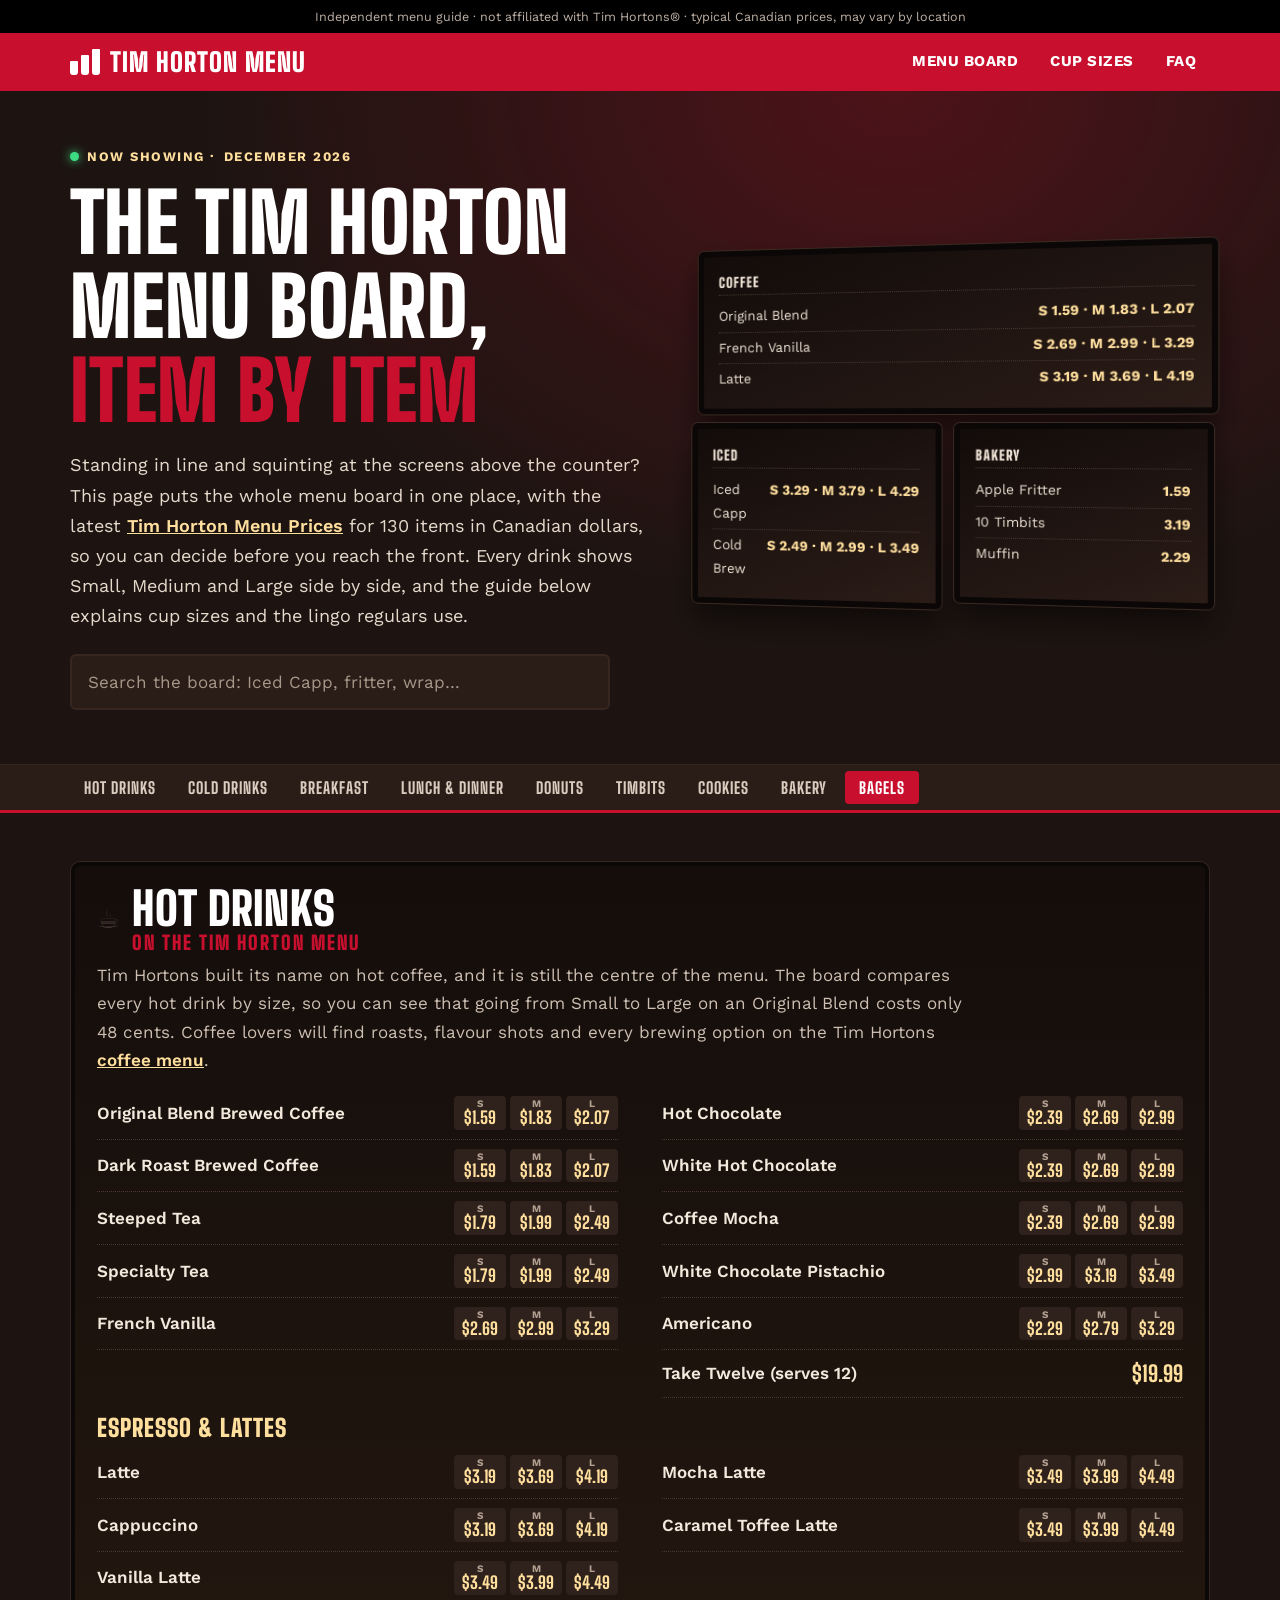
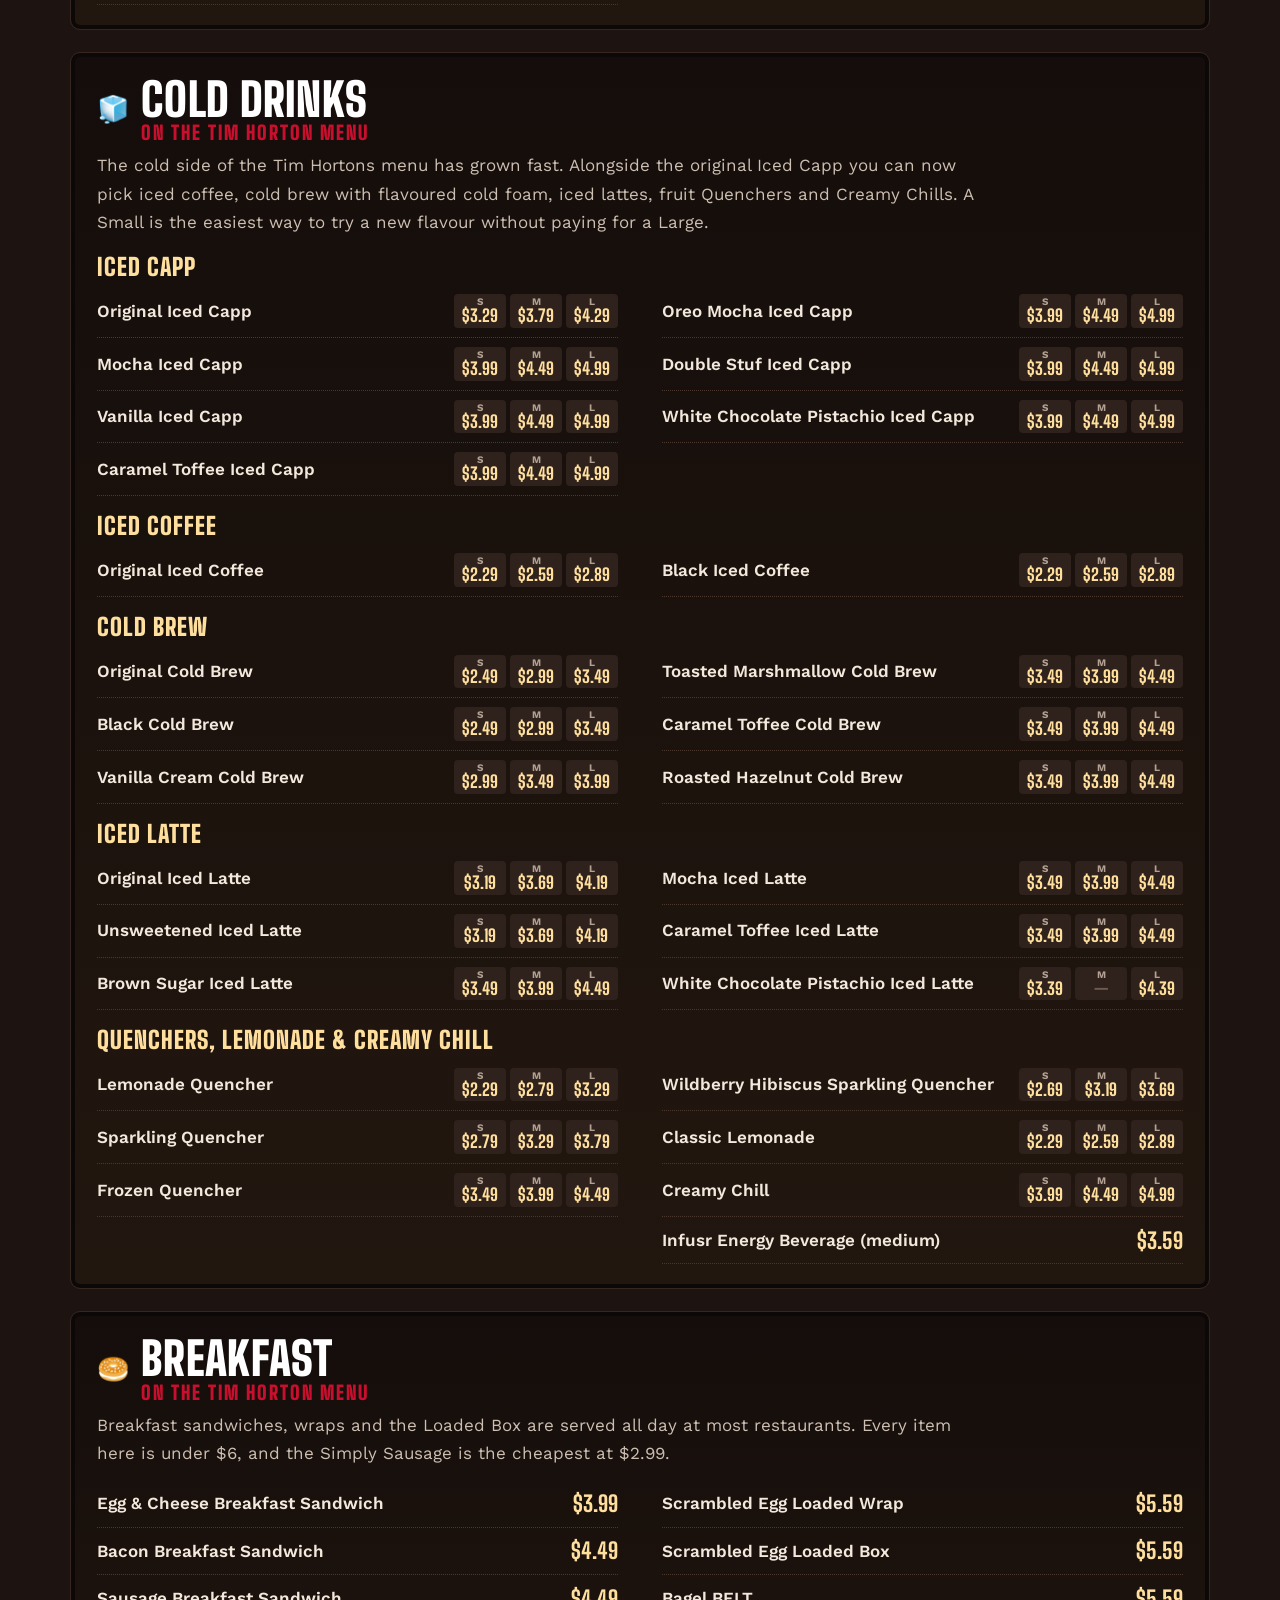
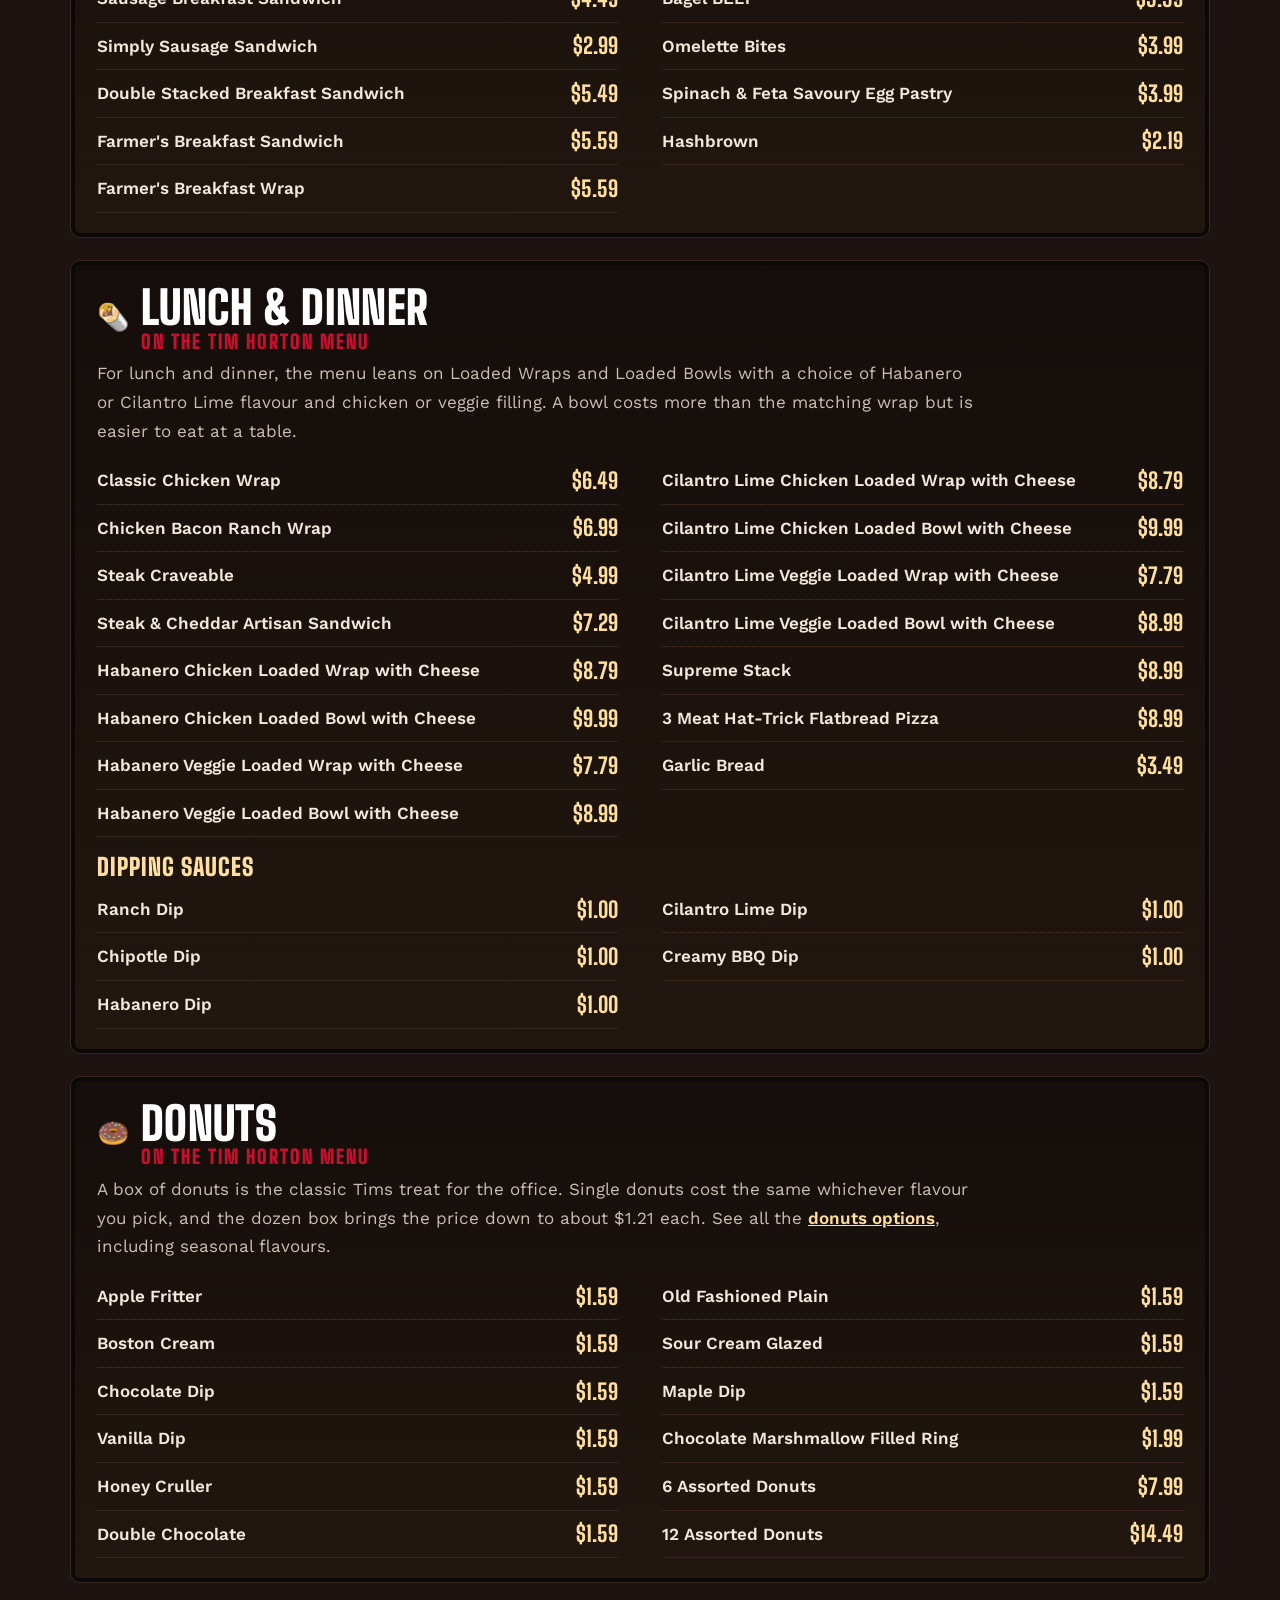
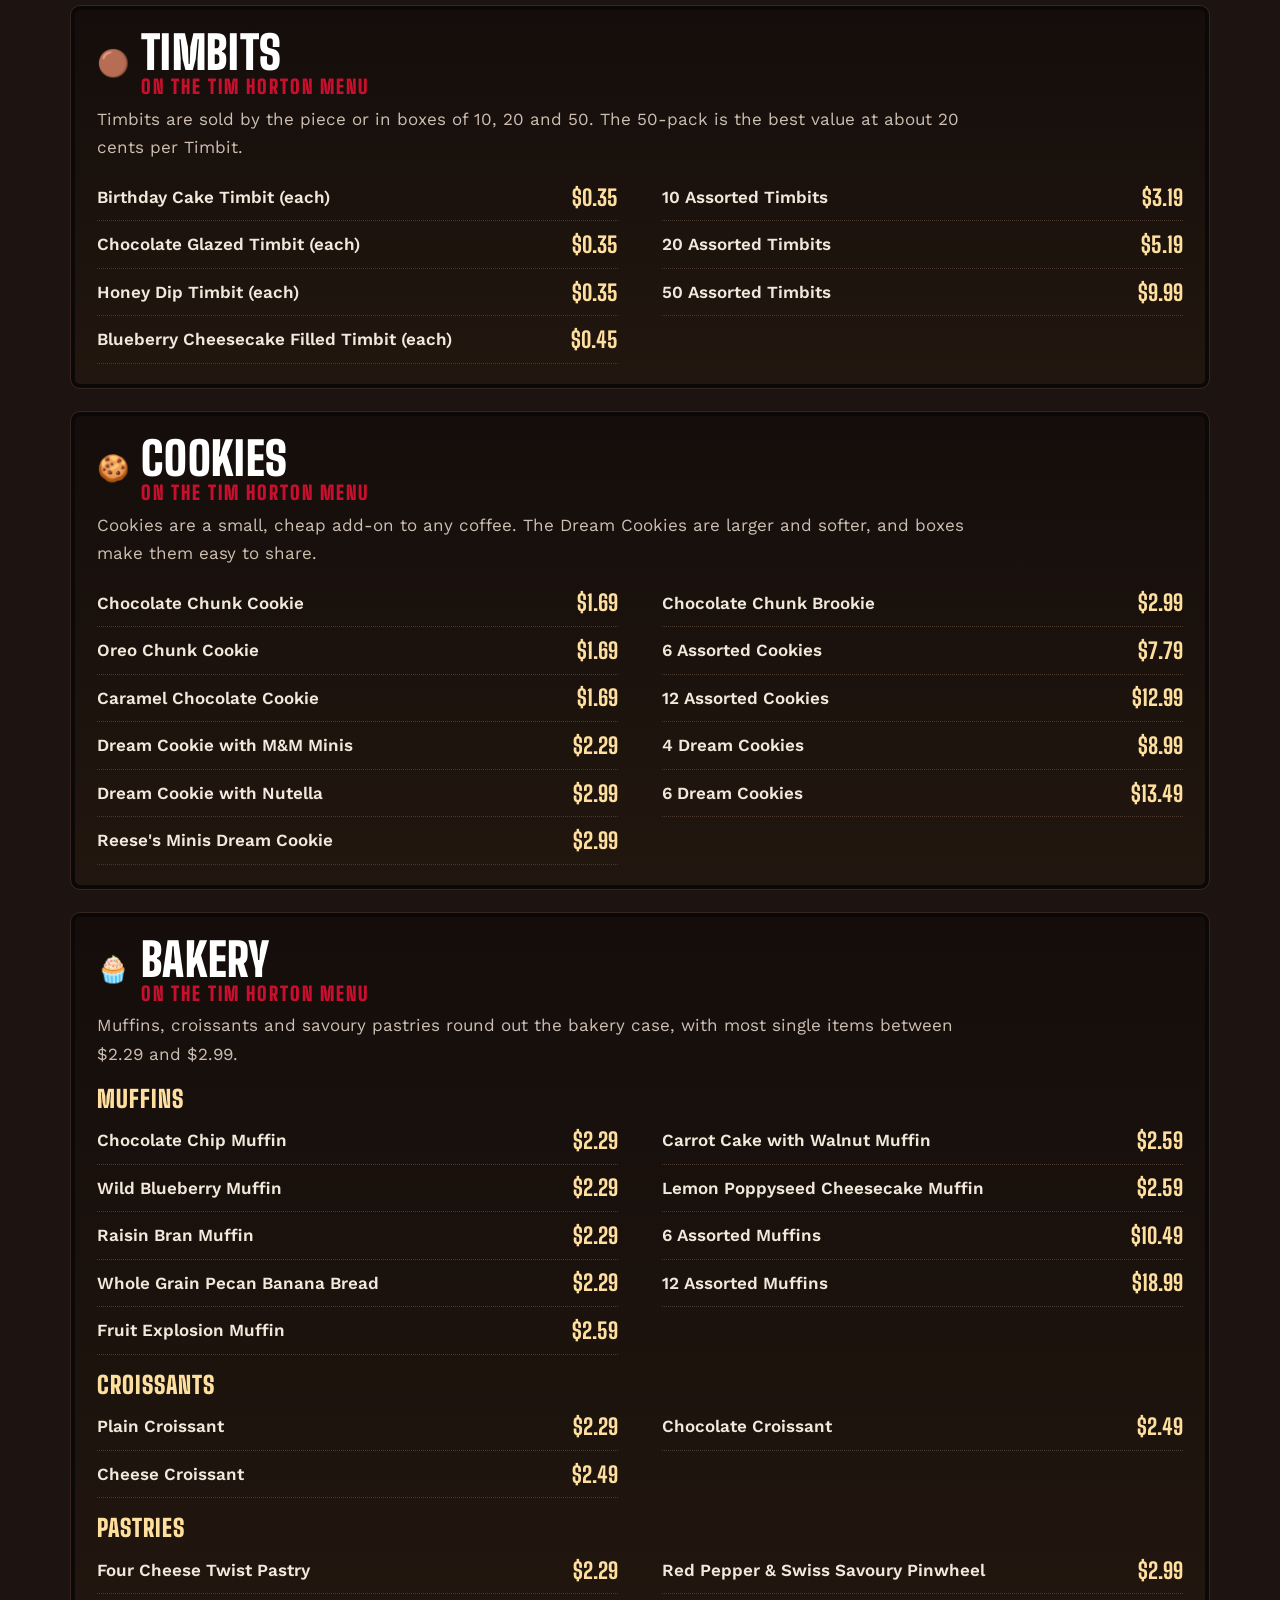
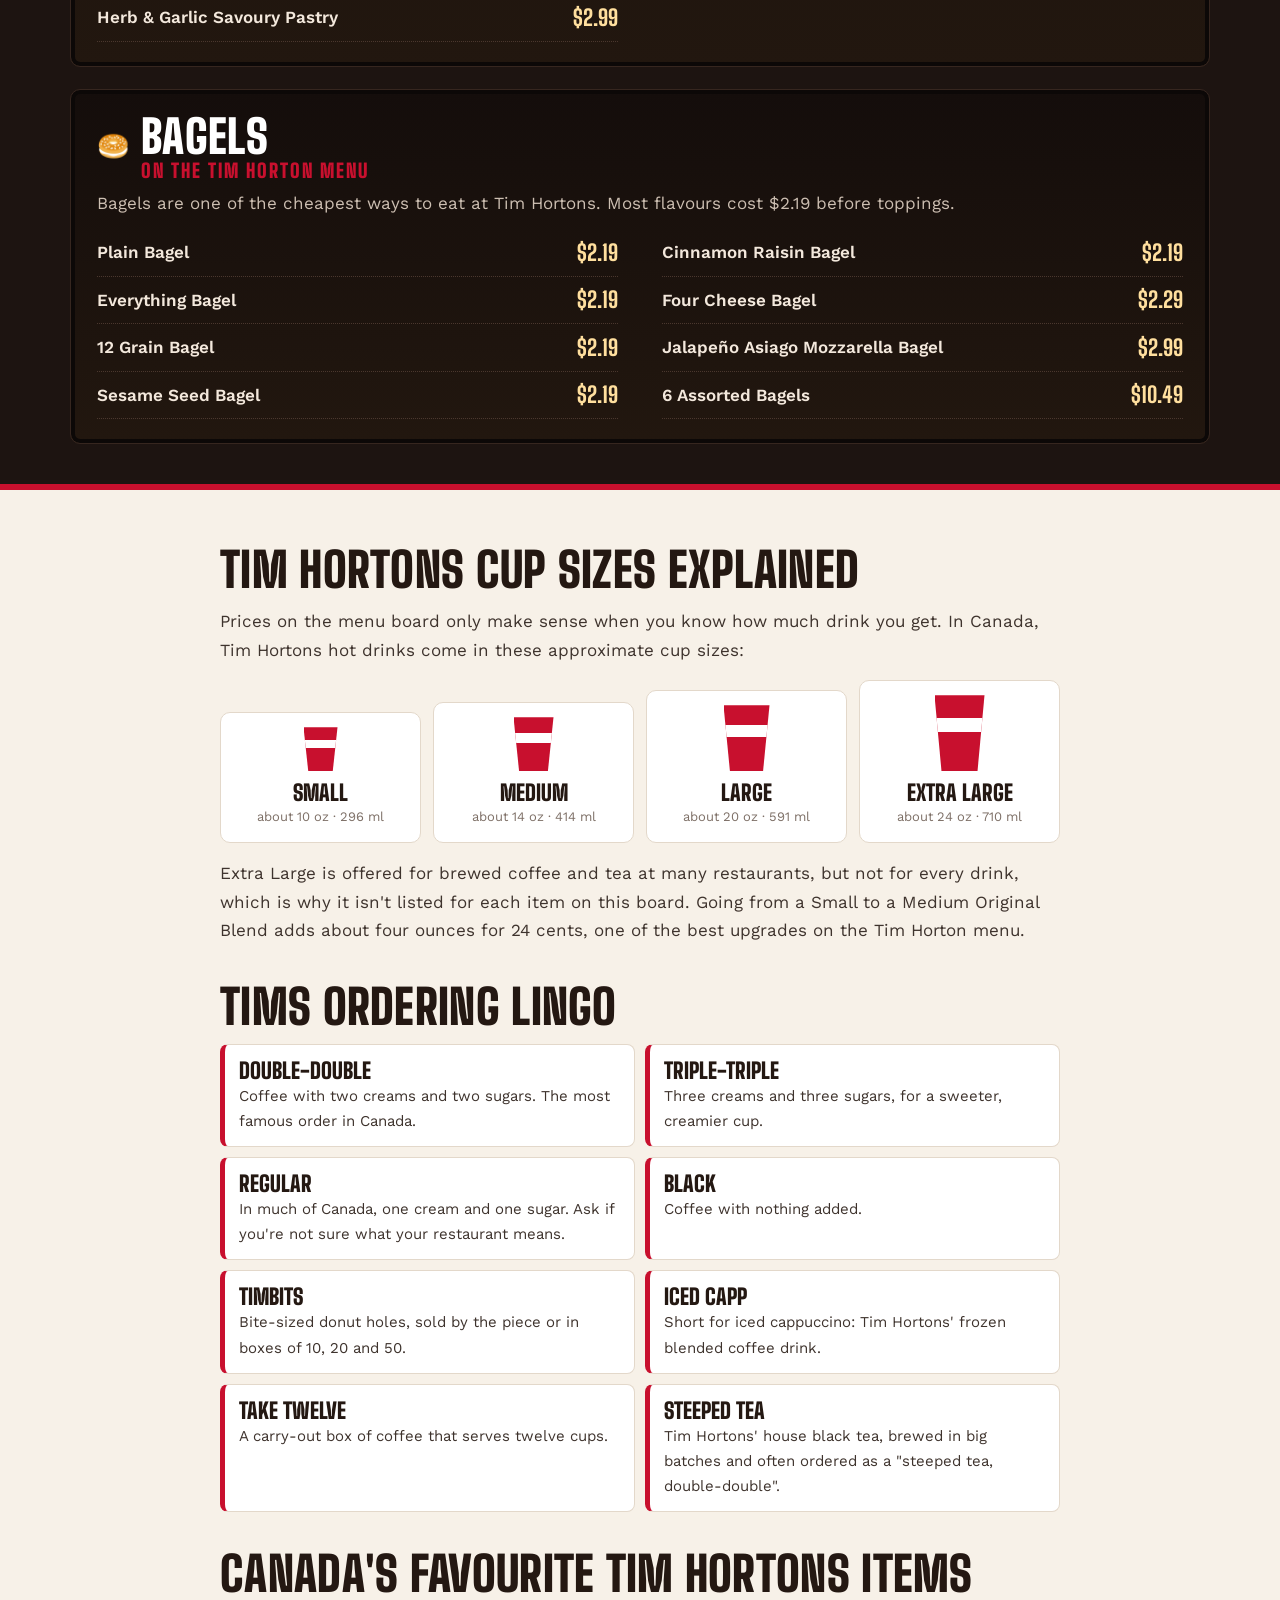
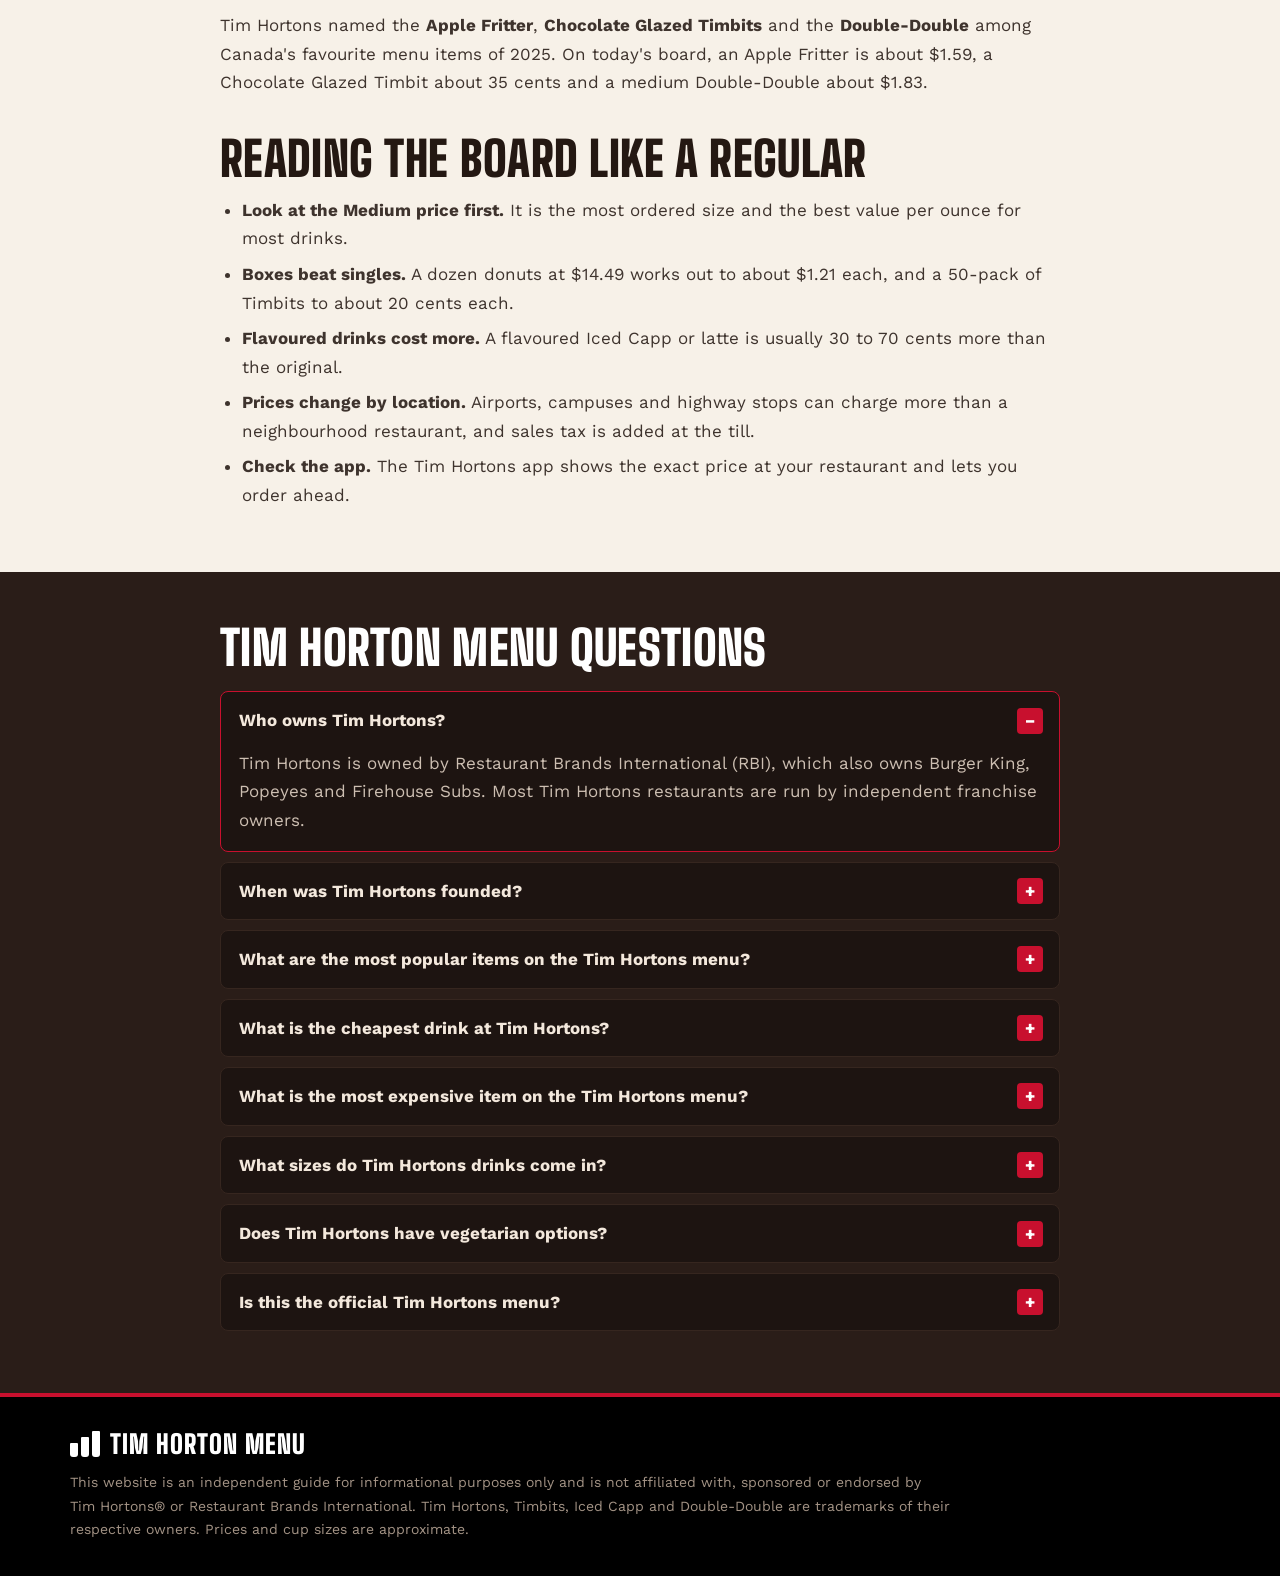
<file: index.html>
<!DOCTYPE html>
<html lang="en-CA">
<head>
 <meta name="google-site-verification" content="WihGPVTVP-4rFIEtFRA2_WfUp7gYxPAtHG7yrVUdxRU" />
<meta charset="UTF-8">
<meta name="viewport" content="width=device-width, initial-scale=1">
<title>Tim Horton Menu Board 2026: Every Item, Size and Price (November 2026)</title>
<meta name="description" content="Read the Tim Horton menu board like a regular: every drink with Small, Medium and Large prices, breakfast, lunch, donuts, Timbits and bakery items in Canadian dollars, plus cup sizes in ounces and Tims ordering lingo.">
<meta name="robots" content="index, follow">
<meta property="og:title" content="Tim Horton Menu Board 2026: Every Item, Size and Price">
<meta property="og:description" content="The full Tim Horton menu board with typical Canadian prices, cup sizes and ordering lingo.">
<meta property="og:type" content="website">
<meta property="og:locale" content="en_CA">
<link rel="preconnect" href="https://fonts.googleapis.com">
<link rel="preconnect" href="https://fonts.gstatic.com" crossorigin>
<link href="https://fonts.googleapis.com/css2?family=Big+Shoulders+Display:wght@700;800;900&family=Work+Sans:wght@400;500;600;700&display=swap" rel="stylesheet">
<link rel="stylesheet" href="style.css">
<script type="application/ld+json">
{
 "@context": "https://schema.org",
 "@type": "FAQPage",
 "mainEntity": [
  {
   "@type": "Question",
   "name": "Who owns Tim Hortons?",
   "acceptedAnswer": {
    "@type": "Answer",
    "text": "Tim Hortons is owned by Restaurant Brands International (RBI), which also owns Burger King, Popeyes and Firehouse Subs. Most Tim Hortons restaurants are run by independent franchise owners."
   }
  },
  {
   "@type": "Question",
   "name": "When was Tim Hortons founded?",
   "acceptedAnswer": {
    "@type": "Answer",
    "text": "Tim Hortons was founded in 1964 in Hamilton, Ontario, by hockey player Tim Horton and Jim Charade, and later grew with business partner Ron Joyce."
   }
  },
  {
   "@type": "Question",
   "name": "What are the most popular items on the Tim Hortons menu?",
   "acceptedAnswer": {
    "@type": "Answer",
    "text": "Tim Hortons named the Apple Fritter, Chocolate Glazed Timbits and the Double-Double among Canada's favourite menu items of 2025. Iced Capps and breakfast sandwiches are also top sellers."
   }
  },
  {
   "@type": "Question",
   "name": "What is the cheapest drink at Tim Hortons?",
   "acceptedAnswer": {
    "@type": "Answer",
    "text": "A Small Original Blend or Dark Roast coffee is the cheapest drink at about $1.59. A Small Steeped Tea is about $1.79."
   }
  },
  {
   "@type": "Question",
   "name": "What is the most expensive item on the Tim Hortons menu?",
   "acceptedAnswer": {
    "@type": "Answer",
    "text": "Among single items, Loaded Bowls are the priciest at about $9.99. For groups, the Take Twelve coffee box costs about $19.99 and a dozen muffins about $18.99."
   }
  },
  {
   "@type": "Question",
   "name": "What sizes do Tim Hortons drinks come in?",
   "acceptedAnswer": {
    "@type": "Answer",
    "text": "Most hot and cold drinks come in Small, Medium and Large. A few items, such as some energy drinks and seasonal flavours, come in only one or two sizes."
   }
  },
  {
   "@type": "Question",
   "name": "Does Tim Hortons have vegetarian options?",
   "acceptedAnswer": {
    "@type": "Answer",
    "text": "Yes. Veggie Loaded Wraps and Bowls, bagels with cream cheese, muffins, donuts, Timbits and many drinks have no meat. Check the Tim Hortons app for full ingredient details."
   }
  },
  {
   "@type": "Question",
   "name": "Is this the official Tim Hortons menu?",
   "acceptedAnswer": {
    "@type": "Answer",
    "text": "No. This is an independent fan guide with typical Canadian prices. For official prices and nutrition, use the Tim Hortons app or website."
   }
  }
 ]
}
</script>
</head>
<body>

<div class="notice">Independent menu guide · not affiliated with Tim Hortons® · typical Canadian prices, may vary by location</div>

<header class="top">
  <div class="wrap top-in">
    <a href="#" class="brand"><span class="b-ic" aria-hidden="true"><i></i><i></i><i></i></span><span class="b-txt">Tim Horton Menu</span></a>
    <button class="hamb" aria-label="Open menu" aria-expanded="false"><span></span><span></span><span></span></button>
    <nav class="nav" aria-label="Main">
      <a href="#board">Menu Board</a>
      <a href="#sizes">Cup Sizes</a>
      <a href="#faq">FAQ</a>
    </nav>
  </div>
</header>

<main>
<section class="hero">
  <div class="wrap hero-in">
    <div class="h-copy">
      <p class="kick"><span class="dot"></span>Now showing · <span class="cm">November 2026</span></p>
      <h1>The Tim Horton Menu Board, <em>item by item</em></h1>
      <p class="lead">Standing in line and squinting at the screens above the counter? This page puts the whole menu board in one place, with the latest <a href="https://timhortonsmenue.ca/">Tim Horton Menu Prices</a> for 130 items in Canadian dollars, so you can decide before you reach the front. Every drink shows Small, Medium and Large side by side, and the guide below explains cup sizes and the lingo regulars use.</p>
      <div class="find"><label for="q" class="sr">Search the menu board</label><input type="search" id="q" placeholder="Search the board: Iced Capp, fritter, wrap…" autocomplete="off"><span id="qn"></span></div>
    </div>
    <div class="screens" aria-hidden="true">
      <div class="sc"><p class="sc-t">Coffee</p><p><span>Original Blend</span><b>S 1.59 · M 1.83 · L 2.07</b></p><p><span>French Vanilla</span><b>S 2.69 · M 2.99 · L 3.29</b></p><p><span>Latte</span><b>S 3.19 · M 3.69 · L 4.19</b></p></div>
      <div class="sc"><p class="sc-t">Iced</p><p><span>Iced Capp</span><b>S 3.29 · M 3.79 · L 4.29</b></p><p><span>Cold Brew</span><b>S 2.49 · M 2.99 · L 3.49</b></p></div>
      <div class="sc"><p class="sc-t">Bakery</p><p><span>Apple Fritter</span><b>1.59</b></p><p><span>10 Timbits</span><b>3.19</b></p><p><span>Muffin</span><b>2.29</b></p></div>
    </div>
  </div>
</section>

<nav class="tabs" aria-label="Menu categories"><div class="wrap tabs-in"><a href="#hot">Hot Drinks</a><a href="#cold">Cold Drinks</a><a href="#breakfast">Breakfast</a><a href="#lunch">Lunch & Dinner</a><a href="#donuts">Donuts</a><a href="#timbits">Timbits</a><a href="#cookies">Cookies</a><a href="#bakery">Bakery</a><a href="#bagels">Bagels</a></div></nav>

<div class="board" id="board">
  <div class="wrap">
<section class="scr" id="hot">
  <div class="scr-h"><span class="ci" aria-hidden="true">☕</span><h2>Hot Drinks <small>on the Tim Horton Menu</small></h2></div>
  <p class="ci-p">Tim Hortons built its name on hot coffee, and it is still the centre of the menu. The board compares every hot drink by size, so you can see that going from Small to Large on an Original Blend costs only 48 cents. Coffee lovers will find roasts, flavour shots and every brewing option on the Tim Hortons <a href="https://timhortonsmenue.ca/tim-hortons-coffee-menu/">coffee menu</a>.</p>
  <ul class="lines">
    <li data-n="original blend brewed coffee"><span class="nm">Original Blend Brewed Coffee</span><span class="chips"><i class=""><em>S</em>$1.59</i><i class=""><em>M</em>$1.83</i><i class=""><em>L</em>$2.07</i></span></li>
    <li data-n="dark roast brewed coffee"><span class="nm">Dark Roast Brewed Coffee</span><span class="chips"><i class=""><em>S</em>$1.59</i><i class=""><em>M</em>$1.83</i><i class=""><em>L</em>$2.07</i></span></li>
    <li data-n="steeped tea"><span class="nm">Steeped Tea</span><span class="chips"><i class=""><em>S</em>$1.79</i><i class=""><em>M</em>$1.99</i><i class=""><em>L</em>$2.49</i></span></li>
    <li data-n="specialty tea"><span class="nm">Specialty Tea</span><span class="chips"><i class=""><em>S</em>$1.79</i><i class=""><em>M</em>$1.99</i><i class=""><em>L</em>$2.49</i></span></li>
    <li data-n="french vanilla"><span class="nm">French Vanilla</span><span class="chips"><i class=""><em>S</em>$2.69</i><i class=""><em>M</em>$2.99</i><i class=""><em>L</em>$3.29</i></span></li>
    <li data-n="hot chocolate"><span class="nm">Hot Chocolate</span><span class="chips"><i class=""><em>S</em>$2.39</i><i class=""><em>M</em>$2.69</i><i class=""><em>L</em>$2.99</i></span></li>
    <li data-n="white hot chocolate"><span class="nm">White Hot Chocolate</span><span class="chips"><i class=""><em>S</em>$2.39</i><i class=""><em>M</em>$2.69</i><i class=""><em>L</em>$2.99</i></span></li>
    <li data-n="coffee mocha"><span class="nm">Coffee Mocha</span><span class="chips"><i class=""><em>S</em>$2.39</i><i class=""><em>M</em>$2.69</i><i class=""><em>L</em>$2.99</i></span></li>
    <li data-n="white chocolate pistachio"><span class="nm">White Chocolate Pistachio</span><span class="chips"><i class=""><em>S</em>$2.99</i><i class=""><em>M</em>$3.19</i><i class=""><em>L</em>$3.49</i></span></li>
    <li data-n="americano"><span class="nm">Americano</span><span class="chips"><i class=""><em>S</em>$2.29</i><i class=""><em>M</em>$2.79</i><i class=""><em>L</em>$3.29</i></span></li>
    <li data-n="take twelve (serves 12)"><span class="nm">Take Twelve (serves 12)</span><span class="one">$19.99</span></li>
  </ul>
  <h3>Espresso &amp; Lattes</h3>
  <ul class="lines">
    <li data-n="latte"><span class="nm">Latte</span><span class="chips"><i class=""><em>S</em>$3.19</i><i class=""><em>M</em>$3.69</i><i class=""><em>L</em>$4.19</i></span></li>
    <li data-n="cappuccino"><span class="nm">Cappuccino</span><span class="chips"><i class=""><em>S</em>$3.19</i><i class=""><em>M</em>$3.69</i><i class=""><em>L</em>$4.19</i></span></li>
    <li data-n="vanilla latte"><span class="nm">Vanilla Latte</span><span class="chips"><i class=""><em>S</em>$3.49</i><i class=""><em>M</em>$3.99</i><i class=""><em>L</em>$4.49</i></span></li>
    <li data-n="mocha latte"><span class="nm">Mocha Latte</span><span class="chips"><i class=""><em>S</em>$3.49</i><i class=""><em>M</em>$3.99</i><i class=""><em>L</em>$4.49</i></span></li>
    <li data-n="caramel toffee latte"><span class="nm">Caramel Toffee Latte</span><span class="chips"><i class=""><em>S</em>$3.49</i><i class=""><em>M</em>$3.99</i><i class=""><em>L</em>$4.49</i></span></li>
  </ul>
</section>

<section class="scr" id="cold">
  <div class="scr-h"><span class="ci" aria-hidden="true">🧊</span><h2>Cold Drinks <small>on the Tim Horton Menu</small></h2></div>
  <p class="ci-p">The cold side of the Tim Hortons menu has grown fast. Alongside the original Iced Capp you can now pick iced coffee, cold brew with flavoured cold foam, iced lattes, fruit Quenchers and Creamy Chills. A Small is the easiest way to try a new flavour without paying for a Large.</p>
  <h3>Iced Capp</h3>
  <ul class="lines">
    <li data-n="original iced capp"><span class="nm">Original Iced Capp</span><span class="chips"><i class=""><em>S</em>$3.29</i><i class=""><em>M</em>$3.79</i><i class=""><em>L</em>$4.29</i></span></li>
    <li data-n="mocha iced capp"><span class="nm">Mocha Iced Capp</span><span class="chips"><i class=""><em>S</em>$3.99</i><i class=""><em>M</em>$4.49</i><i class=""><em>L</em>$4.99</i></span></li>
    <li data-n="vanilla iced capp"><span class="nm">Vanilla Iced Capp</span><span class="chips"><i class=""><em>S</em>$3.99</i><i class=""><em>M</em>$4.49</i><i class=""><em>L</em>$4.99</i></span></li>
    <li data-n="caramel toffee iced capp"><span class="nm">Caramel Toffee Iced Capp</span><span class="chips"><i class=""><em>S</em>$3.99</i><i class=""><em>M</em>$4.49</i><i class=""><em>L</em>$4.99</i></span></li>
    <li data-n="oreo mocha iced capp"><span class="nm">Oreo Mocha Iced Capp</span><span class="chips"><i class=""><em>S</em>$3.99</i><i class=""><em>M</em>$4.49</i><i class=""><em>L</em>$4.99</i></span></li>
    <li data-n="double stuf iced capp"><span class="nm">Double Stuf Iced Capp</span><span class="chips"><i class=""><em>S</em>$3.99</i><i class=""><em>M</em>$4.49</i><i class=""><em>L</em>$4.99</i></span></li>
    <li data-n="white chocolate pistachio iced capp"><span class="nm">White Chocolate Pistachio Iced Capp</span><span class="chips"><i class=""><em>S</em>$3.99</i><i class=""><em>M</em>$4.49</i><i class=""><em>L</em>$4.99</i></span></li>
  </ul>
  <h3>Iced Coffee</h3>
  <ul class="lines">
    <li data-n="original iced coffee"><span class="nm">Original Iced Coffee</span><span class="chips"><i class=""><em>S</em>$2.29</i><i class=""><em>M</em>$2.59</i><i class=""><em>L</em>$2.89</i></span></li>
    <li data-n="black iced coffee"><span class="nm">Black Iced Coffee</span><span class="chips"><i class=""><em>S</em>$2.29</i><i class=""><em>M</em>$2.59</i><i class=""><em>L</em>$2.89</i></span></li>
  </ul>
  <h3>Cold Brew</h3>
  <ul class="lines">
    <li data-n="original cold brew"><span class="nm">Original Cold Brew</span><span class="chips"><i class=""><em>S</em>$2.49</i><i class=""><em>M</em>$2.99</i><i class=""><em>L</em>$3.49</i></span></li>
    <li data-n="black cold brew"><span class="nm">Black Cold Brew</span><span class="chips"><i class=""><em>S</em>$2.49</i><i class=""><em>M</em>$2.99</i><i class=""><em>L</em>$3.49</i></span></li>
    <li data-n="vanilla cream cold brew"><span class="nm">Vanilla Cream Cold Brew</span><span class="chips"><i class=""><em>S</em>$2.99</i><i class=""><em>M</em>$3.49</i><i class=""><em>L</em>$3.99</i></span></li>
    <li data-n="toasted marshmallow cold brew"><span class="nm">Toasted Marshmallow Cold Brew</span><span class="chips"><i class=""><em>S</em>$3.49</i><i class=""><em>M</em>$3.99</i><i class=""><em>L</em>$4.49</i></span></li>
    <li data-n="caramel toffee cold brew"><span class="nm">Caramel Toffee Cold Brew</span><span class="chips"><i class=""><em>S</em>$3.49</i><i class=""><em>M</em>$3.99</i><i class=""><em>L</em>$4.49</i></span></li>
    <li data-n="roasted hazelnut cold brew"><span class="nm">Roasted Hazelnut Cold Brew</span><span class="chips"><i class=""><em>S</em>$3.49</i><i class=""><em>M</em>$3.99</i><i class=""><em>L</em>$4.49</i></span></li>
  </ul>
  <h3>Iced Latte</h3>
  <ul class="lines">
    <li data-n="original iced latte"><span class="nm">Original Iced Latte</span><span class="chips"><i class=""><em>S</em>$3.19</i><i class=""><em>M</em>$3.69</i><i class=""><em>L</em>$4.19</i></span></li>
    <li data-n="unsweetened iced latte"><span class="nm">Unsweetened Iced Latte</span><span class="chips"><i class=""><em>S</em>$3.19</i><i class=""><em>M</em>$3.69</i><i class=""><em>L</em>$4.19</i></span></li>
    <li data-n="brown sugar iced latte"><span class="nm">Brown Sugar Iced Latte</span><span class="chips"><i class=""><em>S</em>$3.49</i><i class=""><em>M</em>$3.99</i><i class=""><em>L</em>$4.49</i></span></li>
    <li data-n="mocha iced latte"><span class="nm">Mocha Iced Latte</span><span class="chips"><i class=""><em>S</em>$3.49</i><i class=""><em>M</em>$3.99</i><i class=""><em>L</em>$4.49</i></span></li>
    <li data-n="caramel toffee iced latte"><span class="nm">Caramel Toffee Iced Latte</span><span class="chips"><i class=""><em>S</em>$3.49</i><i class=""><em>M</em>$3.99</i><i class=""><em>L</em>$4.49</i></span></li>
    <li data-n="white chocolate pistachio iced latte"><span class="nm">White Chocolate Pistachio Iced Latte</span><span class="chips"><i class=""><em>S</em>$3.39</i><i class="na"><em>M</em>—</i><i class=""><em>L</em>$4.39</i></span></li>
  </ul>
  <h3>Quenchers, Lemonade &amp; Creamy Chill</h3>
  <ul class="lines">
    <li data-n="lemonade quencher"><span class="nm">Lemonade Quencher</span><span class="chips"><i class=""><em>S</em>$2.29</i><i class=""><em>M</em>$2.79</i><i class=""><em>L</em>$3.29</i></span></li>
    <li data-n="sparkling quencher"><span class="nm">Sparkling Quencher</span><span class="chips"><i class=""><em>S</em>$2.79</i><i class=""><em>M</em>$3.29</i><i class=""><em>L</em>$3.79</i></span></li>
    <li data-n="frozen quencher"><span class="nm">Frozen Quencher</span><span class="chips"><i class=""><em>S</em>$3.49</i><i class=""><em>M</em>$3.99</i><i class=""><em>L</em>$4.49</i></span></li>
    <li data-n="wildberry hibiscus sparkling quencher"><span class="nm">Wildberry Hibiscus Sparkling Quencher</span><span class="chips"><i class=""><em>S</em>$2.69</i><i class=""><em>M</em>$3.19</i><i class=""><em>L</em>$3.69</i></span></li>
    <li data-n="classic lemonade"><span class="nm">Classic Lemonade</span><span class="chips"><i class=""><em>S</em>$2.29</i><i class=""><em>M</em>$2.59</i><i class=""><em>L</em>$2.89</i></span></li>
    <li data-n="creamy chill"><span class="nm">Creamy Chill</span><span class="chips"><i class=""><em>S</em>$3.99</i><i class=""><em>M</em>$4.49</i><i class=""><em>L</em>$4.99</i></span></li>
    <li data-n="infusr energy beverage (medium)"><span class="nm">Infusr Energy Beverage (medium)</span><span class="one">$3.59</span></li>
  </ul>
</section>

<section class="scr" id="breakfast">
  <div class="scr-h"><span class="ci" aria-hidden="true">🥯</span><h2>Breakfast <small>on the Tim Horton Menu</small></h2></div>
  <p class="ci-p">Breakfast sandwiches, wraps and the Loaded Box are served all day at most restaurants. Every item here is under $6, and the Simply Sausage is the cheapest at $2.99.</p>
  <ul class="lines">
    <li data-n="egg &amp; cheese breakfast sandwich"><span class="nm">Egg &amp; Cheese Breakfast Sandwich</span><span class="one">$3.99</span></li>
    <li data-n="bacon breakfast sandwich"><span class="nm">Bacon Breakfast Sandwich</span><span class="one">$4.49</span></li>
    <li data-n="sausage breakfast sandwich"><span class="nm">Sausage Breakfast Sandwich</span><span class="one">$4.49</span></li>
    <li data-n="simply sausage sandwich"><span class="nm">Simply Sausage Sandwich</span><span class="one">$2.99</span></li>
    <li data-n="double stacked breakfast sandwich"><span class="nm">Double Stacked Breakfast Sandwich</span><span class="one">$5.49</span></li>
    <li data-n="farmer&#x27;s breakfast sandwich"><span class="nm">Farmer&#x27;s Breakfast Sandwich</span><span class="one">$5.59</span></li>
    <li data-n="farmer&#x27;s breakfast wrap"><span class="nm">Farmer&#x27;s Breakfast Wrap</span><span class="one">$5.59</span></li>
    <li data-n="scrambled egg loaded wrap"><span class="nm">Scrambled Egg Loaded Wrap</span><span class="one">$5.59</span></li>
    <li data-n="scrambled egg loaded box"><span class="nm">Scrambled Egg Loaded Box</span><span class="one">$5.59</span></li>
    <li data-n="bagel belt"><span class="nm">Bagel BELT</span><span class="one">$5.59</span></li>
    <li data-n="omelette bites"><span class="nm">Omelette Bites</span><span class="one">$3.99</span></li>
    <li data-n="spinach &amp; feta savoury egg pastry"><span class="nm">Spinach &amp; Feta Savoury Egg Pastry</span><span class="one">$3.99</span></li>
    <li data-n="hashbrown"><span class="nm">Hashbrown</span><span class="one">$2.19</span></li>
  </ul>
</section>

<section class="scr" id="lunch">
  <div class="scr-h"><span class="ci" aria-hidden="true">🌯</span><h2>Lunch & Dinner <small>on the Tim Horton Menu</small></h2></div>
  <p class="ci-p">For lunch and dinner, the menu leans on Loaded Wraps and Loaded Bowls with a choice of Habanero or Cilantro Lime flavour and chicken or veggie filling. A bowl costs more than the matching wrap but is easier to eat at a table.</p>
  <ul class="lines">
    <li data-n="classic chicken wrap"><span class="nm">Classic Chicken Wrap</span><span class="one">$6.49</span></li>
    <li data-n="chicken bacon ranch wrap"><span class="nm">Chicken Bacon Ranch Wrap</span><span class="one">$6.99</span></li>
    <li data-n="steak craveable"><span class="nm">Steak Craveable</span><span class="one">$4.99</span></li>
    <li data-n="steak &amp; cheddar artisan sandwich"><span class="nm">Steak &amp; Cheddar Artisan Sandwich</span><span class="one">$7.29</span></li>
    <li data-n="habanero chicken loaded wrap with cheese"><span class="nm">Habanero Chicken Loaded Wrap with Cheese</span><span class="one">$8.79</span></li>
    <li data-n="habanero chicken loaded bowl with cheese"><span class="nm">Habanero Chicken Loaded Bowl with Cheese</span><span class="one">$9.99</span></li>
    <li data-n="habanero veggie loaded wrap with cheese"><span class="nm">Habanero Veggie Loaded Wrap with Cheese</span><span class="one">$7.79</span></li>
    <li data-n="habanero veggie loaded bowl with cheese"><span class="nm">Habanero Veggie Loaded Bowl with Cheese</span><span class="one">$8.99</span></li>
    <li data-n="cilantro lime chicken loaded wrap with cheese"><span class="nm">Cilantro Lime Chicken Loaded Wrap with Cheese</span><span class="one">$8.79</span></li>
    <li data-n="cilantro lime chicken loaded bowl with cheese"><span class="nm">Cilantro Lime Chicken Loaded Bowl with Cheese</span><span class="one">$9.99</span></li>
    <li data-n="cilantro lime veggie loaded wrap with cheese"><span class="nm">Cilantro Lime Veggie Loaded Wrap with Cheese</span><span class="one">$7.79</span></li>
    <li data-n="cilantro lime veggie loaded bowl with cheese"><span class="nm">Cilantro Lime Veggie Loaded Bowl with Cheese</span><span class="one">$8.99</span></li>
    <li data-n="supreme stack"><span class="nm">Supreme Stack</span><span class="one">$8.99</span></li>
    <li data-n="3 meat hat-trick flatbread pizza"><span class="nm">3 Meat Hat-Trick Flatbread Pizza</span><span class="one">$8.99</span></li>
    <li data-n="garlic bread"><span class="nm">Garlic Bread</span><span class="one">$3.49</span></li>
  </ul>
  <h3>Dipping Sauces</h3>
  <ul class="lines">
    <li data-n="ranch dip"><span class="nm">Ranch Dip</span><span class="one">$1.00</span></li>
    <li data-n="chipotle dip"><span class="nm">Chipotle Dip</span><span class="one">$1.00</span></li>
    <li data-n="habanero dip"><span class="nm">Habanero Dip</span><span class="one">$1.00</span></li>
    <li data-n="cilantro lime dip"><span class="nm">Cilantro Lime Dip</span><span class="one">$1.00</span></li>
    <li data-n="creamy bbq dip"><span class="nm">Creamy BBQ Dip</span><span class="one">$1.00</span></li>
  </ul>
</section>

<section class="scr" id="donuts">
  <div class="scr-h"><span class="ci" aria-hidden="true">🍩</span><h2>Donuts <small>on the Tim Horton Menu</small></h2></div>
  <p class="ci-p">A box of donuts is the classic Tims treat for the office. Single donuts cost the same whichever flavour you pick, and the dozen box brings the price down to about $1.21 each. See all the <a href="https://timhortonsmenue.ca/tim-hortons-donuts-menu/">donuts options</a>, including seasonal flavours.</p>
  <ul class="lines">
    <li data-n="apple fritter"><span class="nm">Apple Fritter</span><span class="one">$1.59</span></li>
    <li data-n="boston cream"><span class="nm">Boston Cream</span><span class="one">$1.59</span></li>
    <li data-n="chocolate dip"><span class="nm">Chocolate Dip</span><span class="one">$1.59</span></li>
    <li data-n="vanilla dip"><span class="nm">Vanilla Dip</span><span class="one">$1.59</span></li>
    <li data-n="honey cruller"><span class="nm">Honey Cruller</span><span class="one">$1.59</span></li>
    <li data-n="double chocolate"><span class="nm">Double Chocolate</span><span class="one">$1.59</span></li>
    <li data-n="old fashioned plain"><span class="nm">Old Fashioned Plain</span><span class="one">$1.59</span></li>
    <li data-n="sour cream glazed"><span class="nm">Sour Cream Glazed</span><span class="one">$1.59</span></li>
    <li data-n="maple dip"><span class="nm">Maple Dip</span><span class="one">$1.59</span></li>
    <li data-n="chocolate marshmallow filled ring"><span class="nm">Chocolate Marshmallow Filled Ring</span><span class="one">$1.99</span></li>
    <li data-n="6 assorted donuts"><span class="nm">6 Assorted Donuts</span><span class="one">$7.99</span></li>
    <li data-n="12 assorted donuts"><span class="nm">12 Assorted Donuts</span><span class="one">$14.49</span></li>
  </ul>
</section>

<section class="scr" id="timbits">
  <div class="scr-h"><span class="ci" aria-hidden="true">🟤</span><h2>Timbits <small>on the Tim Horton Menu</small></h2></div>
  <p class="ci-p">Timbits are sold by the piece or in boxes of 10, 20 and 50. The 50-pack is the best value at about 20 cents per Timbit.</p>
  <ul class="lines">
    <li data-n="birthday cake timbit (each)"><span class="nm">Birthday Cake Timbit (each)</span><span class="one">$0.35</span></li>
    <li data-n="chocolate glazed timbit (each)"><span class="nm">Chocolate Glazed Timbit (each)</span><span class="one">$0.35</span></li>
    <li data-n="honey dip timbit (each)"><span class="nm">Honey Dip Timbit (each)</span><span class="one">$0.35</span></li>
    <li data-n="blueberry cheesecake filled timbit (each)"><span class="nm">Blueberry Cheesecake Filled Timbit (each)</span><span class="one">$0.45</span></li>
    <li data-n="10 assorted timbits"><span class="nm">10 Assorted Timbits</span><span class="one">$3.19</span></li>
    <li data-n="20 assorted timbits"><span class="nm">20 Assorted Timbits</span><span class="one">$5.19</span></li>
    <li data-n="50 assorted timbits"><span class="nm">50 Assorted Timbits</span><span class="one">$9.99</span></li>
  </ul>
</section>

<section class="scr" id="cookies">
  <div class="scr-h"><span class="ci" aria-hidden="true">🍪</span><h2>Cookies <small>on the Tim Horton Menu</small></h2></div>
  <p class="ci-p">Cookies are a small, cheap add-on to any coffee. The Dream Cookies are larger and softer, and boxes make them easy to share.</p>
  <ul class="lines">
    <li data-n="chocolate chunk cookie"><span class="nm">Chocolate Chunk Cookie</span><span class="one">$1.69</span></li>
    <li data-n="oreo chunk cookie"><span class="nm">Oreo Chunk Cookie</span><span class="one">$1.69</span></li>
    <li data-n="caramel chocolate cookie"><span class="nm">Caramel Chocolate Cookie</span><span class="one">$1.69</span></li>
    <li data-n="dream cookie with m&amp;m minis"><span class="nm">Dream Cookie with M&amp;M Minis</span><span class="one">$2.29</span></li>
    <li data-n="dream cookie with nutella"><span class="nm">Dream Cookie with Nutella</span><span class="one">$2.99</span></li>
    <li data-n="reese&#x27;s minis dream cookie"><span class="nm">Reese&#x27;s Minis Dream Cookie</span><span class="one">$2.99</span></li>
    <li data-n="chocolate chunk brookie"><span class="nm">Chocolate Chunk Brookie</span><span class="one">$2.99</span></li>
    <li data-n="6 assorted cookies"><span class="nm">6 Assorted Cookies</span><span class="one">$7.79</span></li>
    <li data-n="12 assorted cookies"><span class="nm">12 Assorted Cookies</span><span class="one">$12.99</span></li>
    <li data-n="4 dream cookies"><span class="nm">4 Dream Cookies</span><span class="one">$8.99</span></li>
    <li data-n="6 dream cookies"><span class="nm">6 Dream Cookies</span><span class="one">$13.49</span></li>
  </ul>
</section>

<section class="scr" id="bakery">
  <div class="scr-h"><span class="ci" aria-hidden="true">🧁</span><h2>Bakery <small>on the Tim Horton Menu</small></h2></div>
  <p class="ci-p">Muffins, croissants and savoury pastries round out the bakery case, with most single items between $2.29 and $2.99.</p>
  <h3>Muffins</h3>
  <ul class="lines">
    <li data-n="chocolate chip muffin"><span class="nm">Chocolate Chip Muffin</span><span class="one">$2.29</span></li>
    <li data-n="wild blueberry muffin"><span class="nm">Wild Blueberry Muffin</span><span class="one">$2.29</span></li>
    <li data-n="raisin bran muffin"><span class="nm">Raisin Bran Muffin</span><span class="one">$2.29</span></li>
    <li data-n="whole grain pecan banana bread"><span class="nm">Whole Grain Pecan Banana Bread</span><span class="one">$2.29</span></li>
    <li data-n="fruit explosion muffin"><span class="nm">Fruit Explosion Muffin</span><span class="one">$2.59</span></li>
    <li data-n="carrot cake with walnut muffin"><span class="nm">Carrot Cake with Walnut Muffin</span><span class="one">$2.59</span></li>
    <li data-n="lemon poppyseed cheesecake muffin"><span class="nm">Lemon Poppyseed Cheesecake Muffin</span><span class="one">$2.59</span></li>
    <li data-n="6 assorted muffins"><span class="nm">6 Assorted Muffins</span><span class="one">$10.49</span></li>
    <li data-n="12 assorted muffins"><span class="nm">12 Assorted Muffins</span><span class="one">$18.99</span></li>
  </ul>
  <h3>Croissants</h3>
  <ul class="lines">
    <li data-n="plain croissant"><span class="nm">Plain Croissant</span><span class="one">$2.29</span></li>
    <li data-n="cheese croissant"><span class="nm">Cheese Croissant</span><span class="one">$2.49</span></li>
    <li data-n="chocolate croissant"><span class="nm">Chocolate Croissant</span><span class="one">$2.49</span></li>
  </ul>
  <h3>Pastries</h3>
  <ul class="lines">
    <li data-n="four cheese twist pastry"><span class="nm">Four Cheese Twist Pastry</span><span class="one">$2.29</span></li>
    <li data-n="herb &amp; garlic savoury pastry"><span class="nm">Herb &amp; Garlic Savoury Pastry</span><span class="one">$2.99</span></li>
    <li data-n="red pepper &amp; swiss savoury pinwheel"><span class="nm">Red Pepper &amp; Swiss Savoury Pinwheel</span><span class="one">$2.99</span></li>
  </ul>
</section>

<section class="scr" id="bagels">
  <div class="scr-h"><span class="ci" aria-hidden="true">🥯</span><h2>Bagels <small>on the Tim Horton Menu</small></h2></div>
  <p class="ci-p">Bagels are one of the cheapest ways to eat at Tim Hortons. Most flavours cost $2.19 before toppings.</p>
  <ul class="lines">
    <li data-n="plain bagel"><span class="nm">Plain Bagel</span><span class="one">$2.19</span></li>
    <li data-n="everything bagel"><span class="nm">Everything Bagel</span><span class="one">$2.19</span></li>
    <li data-n="12 grain bagel"><span class="nm">12 Grain Bagel</span><span class="one">$2.19</span></li>
    <li data-n="sesame seed bagel"><span class="nm">Sesame Seed Bagel</span><span class="one">$2.19</span></li>
    <li data-n="cinnamon raisin bagel"><span class="nm">Cinnamon Raisin Bagel</span><span class="one">$2.19</span></li>
    <li data-n="four cheese bagel"><span class="nm">Four Cheese Bagel</span><span class="one">$2.29</span></li>
    <li data-n="jalapeño asiago mozzarella bagel"><span class="nm">Jalapeño Asiago Mozzarella Bagel</span><span class="one">$2.99</span></li>
    <li data-n="6 assorted bagels"><span class="nm">6 Assorted Bagels</span><span class="one">$10.49</span></li>
  </ul>
</section>
    <p class="none" id="none" hidden>Nothing on the board matches your search.</p>
  </div>
</div>

<section class="paper">
  <div class="wrap g-in">
    <article class="prose">
      <h2 id="sizes">Tim Hortons Cup Sizes Explained</h2>
      <p>Prices on the menu board only make sense when you know how much drink you get. In Canada, Tim Hortons hot drinks come in these approximate cup sizes:</p>
      <div class="cups">
        <div><span class="cup s"></span><b>Small</b><em>about 10 oz · 296 ml</em></div>
        <div><span class="cup m"></span><b>Medium</b><em>about 14 oz · 414 ml</em></div>
        <div><span class="cup l"></span><b>Large</b><em>about 20 oz · 591 ml</em></div>
        <div><span class="cup xl"></span><b>Extra Large</b><em>about 24 oz · 710 ml</em></div>
      </div>
      <p>Extra Large is offered for brewed coffee and tea at many restaurants, but not for every drink, which is why it isn't listed for each item on this board. Going from a Small to a Medium Original Blend adds about four ounces for 24 cents, one of the best upgrades on the Tim Horton menu.</p>

      <h2>Tims Ordering Lingo</h2>
      <dl class="lingo">
        <div><dt>Double-Double</dt><dd>Coffee with two creams and two sugars. The most famous order in Canada.</dd></div>
        <div><dt>Triple-Triple</dt><dd>Three creams and three sugars, for a sweeter, creamier cup.</dd></div>
        <div><dt>Regular</dt><dd>In much of Canada, one cream and one sugar. Ask if you're not sure what your restaurant means.</dd></div>
        <div><dt>Black</dt><dd>Coffee with nothing added.</dd></div>
        <div><dt>Timbits</dt><dd>Bite-sized donut holes, sold by the piece or in boxes of 10, 20 and 50.</dd></div>
        <div><dt>Iced Capp</dt><dd>Short for iced cappuccino: Tim Hortons' frozen blended coffee drink.</dd></div>
        <div><dt>Take Twelve</dt><dd>A carry-out box of coffee that serves twelve cups.</dd></div>
        <div><dt>Steeped Tea</dt><dd>Tim Hortons' house black tea, brewed in big batches and often ordered as a "steeped tea, double-double".</dd></div>
      </dl>

      <h2 id="favourites">Canada's Favourite Tim Hortons Items</h2>
      <p>Tim Hortons named the <b>Apple Fritter</b>, <b>Chocolate Glazed Timbits</b> and the <b>Double-Double</b> among Canada's favourite menu items of 2025. On today's board, an Apple Fritter is about $1.59, a Chocolate Glazed Timbit about 35 cents and a medium Double-Double about $1.83.</p>

      <h2>Reading the Board Like a Regular</h2>
      <ul>
        <li><b>Look at the Medium price first.</b> It is the most ordered size and the best value per ounce for most drinks.</li>
        <li><b>Boxes beat singles.</b> A dozen donuts at $14.49 works out to about $1.21 each, and a 50-pack of Timbits to about 20 cents each.</li>
        <li><b>Flavoured drinks cost more.</b> A flavoured Iced Capp or latte is usually 30 to 70 cents more than the original.</li>
        <li><b>Prices change by location.</b> Airports, campuses and highway stops can charge more than a neighbourhood restaurant, and sales tax is added at the till.</li>
        <li><b>Check the app.</b> The Tim Hortons app shows the exact price at your restaurant and lets you order ahead.</li>
      </ul>
    </article>
  </div>
</section>

<section class="faq" id="faq">
  <div class="wrap faq-in">
    <h2>Tim Horton Menu Questions</h2>
    <details open><summary>Who owns Tim Hortons?</summary><p>Tim Hortons is owned by Restaurant Brands International (RBI), which also owns Burger King, Popeyes and Firehouse Subs. Most Tim Hortons restaurants are run by independent franchise owners.</p></details>
    <details><summary>When was Tim Hortons founded?</summary><p>Tim Hortons was founded in 1964 in Hamilton, Ontario, by hockey player Tim Horton and Jim Charade, and later grew with business partner Ron Joyce.</p></details>
    <details><summary>What are the most popular items on the Tim Hortons menu?</summary><p>Tim Hortons named the Apple Fritter, Chocolate Glazed Timbits and the Double-Double among Canada&#x27;s favourite menu items of 2025. Iced Capps and breakfast sandwiches are also top sellers.</p></details>
    <details><summary>What is the cheapest drink at Tim Hortons?</summary><p>A Small Original Blend or Dark Roast coffee is the cheapest drink at about $1.59. A Small Steeped Tea is about $1.79.</p></details>
    <details><summary>What is the most expensive item on the Tim Hortons menu?</summary><p>Among single items, Loaded Bowls are the priciest at about $9.99. For groups, the Take Twelve coffee box costs about $19.99 and a dozen muffins about $18.99.</p></details>
    <details><summary>What sizes do Tim Hortons drinks come in?</summary><p>Most hot and cold drinks come in Small, Medium and Large. A few items, such as some energy drinks and seasonal flavours, come in only one or two sizes.</p></details>
    <details><summary>Does Tim Hortons have vegetarian options?</summary><p>Yes. Veggie Loaded Wraps and Bowls, bagels with cream cheese, muffins, donuts, Timbits and many drinks have no meat. Check the Tim Hortons app for full ingredient details.</p></details>
    <details><summary>Is this the official Tim Hortons menu?</summary><p>No. This is an independent fan guide with typical Canadian prices. For official prices and nutrition, use the Tim Hortons app or website.</p></details>
  </div>
</section>
</main>

<footer class="foot">
  <div class="wrap">
    <a href="#" class="brand"><span class="b-ic" aria-hidden="true"><i></i><i></i><i></i></span><span class="b-txt">Tim Horton Menu</span></a>
    <p>This website is an independent guide for informational purposes only and is not affiliated with, sponsored or endorsed by Tim Hortons® or Restaurant Brands International. Tim Hortons, Timbits, Iced Capp and Double-Double are trademarks of their respective owners. Prices and cup sizes are approximate.</p>
  </div>
</footer>

<script>
(function(){
  try{ var lab=new Date().toLocaleDateString('en-CA',{month:'long',year:'numeric'});
    document.querySelectorAll('.cm').forEach(function(e){ e.textContent=lab; });
    document.title=document.title.replace(/\([A-Za-z]+ \d{4}\)/,'('+lab+')'); }catch(e){}
  var q=document.getElementById('q'), items=[].slice.call(document.querySelectorAll('.scr [data-n]')), scr=[].slice.call(document.querySelectorAll('.scr'));
  q.addEventListener('input',function(){
    var v=q.value.trim().toLowerCase(), shown=0;
    items.forEach(function(el){ var on=!v||el.dataset.n.indexOf(v)>-1; el.hidden=!on; if(on) shown++; });
    scr.forEach(function(s){ s.hidden=!!v&&!s.querySelector('[data-n]:not([hidden])');
      s.querySelectorAll('.lines').forEach(function(u){ u.hidden=!!v&&!u.querySelector('[data-n]:not([hidden])'); var p=u.previousElementSibling; if(p&&p.tagName==='H3') p.hidden=u.hidden; }); });
    document.getElementById('qn').textContent=v?shown+' on the board':'';
    document.getElementById('none').hidden=!(v&&!shown);
  });
  var tabs=[].slice.call(document.querySelectorAll('.tabs a'));
  if('IntersectionObserver' in window){ var io=new IntersectionObserver(function(es){ es.forEach(function(e){ if(e.isIntersecting){ tabs.forEach(function(a){ var on=a.getAttribute('href')==='#'+e.target.id; a.classList.toggle('on',on); if(on&&a.scrollIntoView&&a.parentNode.scrollWidth>a.parentNode.clientWidth) a.parentNode.scrollLeft=a.offsetLeft-20; }); } }); },{rootMargin:'-35% 0px -60% 0px'}); scr.forEach(function(s){ io.observe(s); }); }
  var hb=document.querySelector('.hamb'), nav=document.querySelector('.nav');
  hb.addEventListener('click',function(){ var o=nav.classList.toggle('open'); hb.setAttribute('aria-expanded',o); });
  nav.querySelectorAll('a').forEach(function(a){ a.addEventListener('click',function(){ nav.classList.remove('open'); hb.setAttribute('aria-expanded','false'); }); });
})();
</script>
</body>
</html>
</file>
<file: style.css>
:root{--red:#c8102e;--red2:#9c0c24;--esp:#1d1411;--esp2:#2a1d18;--esp3:#36261f;--cream:#f7f1e8;--ink:#241812;--txt:#3e332d;--mut:#7d6f66;--line:#e3d8ca;--glow:#ffdf9e}
*{box-sizing:border-box;margin:0;padding:0}
html{scroll-behavior:smooth;scroll-padding-top:120px}
body{font-family:'Work Sans',system-ui,-apple-system,'Segoe UI',Roboto,Arial,sans-serif;color:var(--txt);background:var(--esp);line-height:1.68;font-size:17px;overflow-x:hidden}
a{color:var(--red);font-weight:600}
h1,h2,h3{font-family:'Big Shoulders Display','Arial Narrow',Impact,sans-serif;font-weight:900;line-height:1.02;letter-spacing:.3px}
[hidden]{display:none!important}
.sr{position:absolute;width:1px;height:1px;overflow:hidden;clip:rect(0 0 0 0)}
.wrap{max-width:1180px;margin:0 auto;padding:0 20px}
.notice{background:#000;color:#bfb1a6;font-size:12.5px;text-align:center;padding:6px 14px}

.top{position:sticky;top:0;z-index:30;background:var(--red)}
.top-in{display:flex;align-items:center;justify-content:space-between;height:58px;gap:14px}
.brand{display:flex;align-items:center;gap:10px;text-decoration:none}
.b-ic{display:flex;gap:3px;align-items:flex-end;height:26px}
.b-ic i{display:block;width:8px;background:#fff;border-radius:1px 1px 3px 3px}
.b-ic i:nth-child(1){height:14px}.b-ic i:nth-child(2){height:20px}.b-ic i:nth-child(3){height:26px}
.b-txt{font:900 26px/1 'Big Shoulders Display','Arial Narrow',Impact,sans-serif;color:#fff;letter-spacing:1px;text-transform:uppercase;white-space:nowrap}
.nav{display:flex;gap:4px}
.nav a{color:#fff;text-decoration:none;font-weight:700;font-size:15px;padding:7px 14px;border-radius:4px;text-transform:uppercase;letter-spacing:.5px}
.nav a:hover{background:rgba(0,0,0,.2)}
.hamb{display:none;flex:0 0 42px;height:42px;border:2px solid rgba(255,255,255,.6);background:none;border-radius:6px;cursor:pointer;flex-direction:column;justify-content:center;align-items:center;gap:4px}
.hamb span{display:block;width:18px;height:2px;background:#fff}

.hero{padding:50px 0 54px;background:radial-gradient(ellipse at 70% 0%,rgba(200,16,46,.28),transparent 55%),var(--esp);color:#e6d9cc}
.hero-in{display:grid;grid-template-columns:minmax(0,1.1fr) minmax(0,1fr);gap:40px;align-items:center}
.kick{display:inline-flex;align-items:center;gap:8px;font-weight:700;font-size:13px;text-transform:uppercase;letter-spacing:1.5px;color:var(--glow);margin-bottom:14px}
.dot{width:9px;height:9px;border-radius:50%;background:#3ddc84;box-shadow:0 0 10px #3ddc84}
.hero h1{color:#fff;font-size:clamp(46px,6.6vw,82px);text-transform:uppercase}
.hero h1 em{font-style:normal;color:var(--red);display:block}
.lead{margin:18px 0 22px;font-size:18px}
.lead a{color:var(--glow)}
.find{position:relative;max-width:540px}
.find input{width:100%;font:inherit;background:var(--esp2);border:2px solid var(--esp3);color:#fff;border-radius:6px;padding:12px 120px 12px 16px}
.find input::placeholder{color:#a89889}
.find input:focus{outline:none;border-color:var(--red)}
.find span{position:absolute;right:14px;top:50%;transform:translateY(-50%);font-size:13px;font-weight:700;color:var(--glow)}
.screens{display:grid;grid-template-columns:1fr 1fr;gap:10px;perspective:900px}
.sc{background:linear-gradient(160deg,#120c0a,#2b1c17);border:6px solid #0b0706;border-radius:6px;padding:14px 16px;box-shadow:0 0 0 1px #3a2a22,0 18px 30px rgba(0,0,0,.5);transform:rotateY(-8deg)}
.sc:first-child{grid-column:1/-1}
.sc-t{font:900 26px 'Big Shoulders Display',Impact,sans-serif;color:var(--red);text-transform:uppercase;letter-spacing:1px;margin-bottom:6px}
.sc p{display:flex;justify-content:space-between;gap:8px;font-size:14px;color:#efe3d6;padding:4px 0;border-bottom:1px dotted #4a372e}
.sc p:last-child{border:0}
.sc b{color:var(--glow);white-space:nowrap;font-weight:700}

.tabs{position:sticky;top:58px;z-index:20;background:var(--esp2);border-top:1px solid var(--esp3);border-bottom:3px solid var(--red)}
.tabs-in{display:flex;gap:4px;overflow-x:auto;scrollbar-width:none;padding-top:6px;padding-bottom:6px}
.tabs-in::-webkit-scrollbar{display:none}
.tabs a{flex:0 0 auto;color:#d9cbbd;text-decoration:none;font:800 16px 'Big Shoulders Display',Impact,sans-serif;text-transform:uppercase;letter-spacing:1px;padding:7px 14px;border-radius:4px}
.tabs a:hover,.tabs a.on{background:var(--red);color:#fff}

.board{padding:26px 0 40px}
.scr{background:linear-gradient(180deg,#140d0b,#22170f);border:1px solid var(--esp3);border-radius:10px;padding:24px 26px;margin-top:22px;box-shadow:inset 0 0 0 4px #0c0807}
.scr-h{display:flex;align-items:center;gap:12px;margin-bottom:8px}
.ci{font-size:26px}
.scr h2{color:#fff;font-size:clamp(32px,4.4vw,46px);text-transform:uppercase}
.scr h2 small{display:block;font-size:.42em;color:var(--red);letter-spacing:2px}
.ci-p{color:#cdbfb2;max-width:880px;margin-bottom:12px}
.ci-p a{color:var(--glow)}
.scr h3{color:var(--glow);font-size:24px;text-transform:uppercase;margin:18px 0 6px;letter-spacing:1px}
.lines{list-style:none;columns:2 430px;column-gap:44px}
.lines li{display:flex;align-items:center;justify-content:space-between;gap:12px;padding:9px 0;border-bottom:1px dotted #4a372e;break-inside:avoid;color:#f3e8dc}
.nm{font-weight:600;min-width:0;overflow-wrap:anywhere}
.one{font:800 22px 'Big Shoulders Display',Impact,sans-serif;color:var(--glow);white-space:nowrap}
.chips{display:flex;gap:4px;flex:0 0 auto}
.chips i{font-style:normal;display:flex;flex-direction:column;align-items:center;min-width:52px;background:#2f211b;border-radius:4px;padding:2px 6px;font:800 17px/1.1 'Big Shoulders Display',Impact,sans-serif;color:var(--glow)}
.chips em{font:700 10px 'Work Sans',sans-serif;color:#b3a294;font-style:normal}
.chips i.na{color:#6d5b50}
.none{text-align:center;color:#cdbfb2;padding:30px 0}

.paper{background:var(--cream);padding:56px 0;border-top:6px solid var(--red)}
.g-in{max-width:880px}
.prose h2{color:var(--ink);font-size:clamp(34px,4.6vw,48px);text-transform:uppercase;margin:38px 0 12px}
.prose h2:first-child{margin-top:0}
.prose p{margin-bottom:12px}
.prose ul{padding-left:22px}
.prose li{margin:7px 0}
.cups{display:grid;grid-template-columns:repeat(4,minmax(0,1fr));gap:12px;align-items:end;margin:16px 0}
.cups div{display:flex;flex-direction:column;align-items:center;text-align:center;background:#fff;border:1px solid var(--line);border-radius:10px;padding:14px 8px}
.cup{display:block;background:var(--red);clip-path:polygon(0 0,100% 0,86% 100%,14% 100%);margin-bottom:8px;position:relative}
.cup:after{content:"";position:absolute;left:0;right:0;top:30%;height:18%;background:#fff}
.cup.s{width:34px;height:44px}.cup.m{width:40px;height:54px}.cup.l{width:46px;height:66px}.cup.xl{width:50px;height:76px}
.cups b{font:900 22px 'Big Shoulders Display',Impact,sans-serif;color:var(--ink);text-transform:uppercase}
.cups em{font-style:normal;font-size:13px;color:var(--mut)}
.lingo{display:grid;grid-template-columns:repeat(2,minmax(0,1fr));gap:10px}
.lingo div{background:#fff;border:1px solid var(--line);border-left:5px solid var(--red);border-radius:8px;padding:12px 14px}
.lingo dt{font:900 22px 'Big Shoulders Display',Impact,sans-serif;color:var(--ink);text-transform:uppercase}
.lingo dd{font-size:15px;color:var(--txt)}

.faq{background:var(--esp2);padding:52px 0}
.faq-in{max-width:880px}
.faq h2{color:#fff;font-size:clamp(34px,4.6vw,48px);text-transform:uppercase;margin-bottom:18px}
.faq details{background:var(--esp);border:1px solid var(--esp3);border-radius:8px;margin-bottom:10px}
.faq details[open]{border-color:var(--red)}
.faq summary{cursor:pointer;font-weight:700;color:#f3e8dc;padding:14px 52px 14px 18px;list-style:none;position:relative}
.faq summary::-webkit-details-marker{display:none}
.faq summary:after{content:"+";position:absolute;right:16px;top:50%;transform:translateY(-50%);width:26px;height:26px;border-radius:4px;background:var(--red);color:#fff;text-align:center;line-height:26px;font-weight:800}
.faq details[open] summary:after{content:"−"}
.faq details p{padding:0 18px 16px;color:#cdbfb2}

.foot{background:#000;color:#a39385;padding:34px 0;border-top:4px solid var(--red)}
.foot .wrap{display:flex;flex-direction:column;gap:14px}
.foot p{font-size:14px;max-width:880px}

@media (max-width:960px){.hero-in{grid-template-columns:minmax(0,1fr)}.sc{transform:none}.cups{grid-template-columns:repeat(2,minmax(0,1fr))}}
@media (max-width:760px){
  .hamb{display:flex}
  .nav{display:none;position:absolute;top:58px;left:0;right:0;background:var(--red2);flex-direction:column;padding:10px 16px 16px}
  .nav.open{display:flex}
  .nav a{padding:12px}
  .lines{columns:1}
  .lingo{grid-template-columns:minmax(0,1fr)}
}
@media (max-width:560px){
  body{font-size:16px}
  .wrap{padding:0 16px}
  .hero{padding:36px 0 40px}
  .b-txt{font-size:22px}
  .screens{grid-template-columns:minmax(0,1fr)}
  .scr{padding:18px 14px}
  .lines li{flex-wrap:wrap;gap:6px}
  .chips{width:100%;justify-content:flex-end}
  .chips i{min-width:0;flex:1}
  .find input{padding-right:16px}
  .find span{position:static;transform:none;display:block;margin-top:6px}
}
@media (max-width:380px){.b-txt{font-size:19px;letter-spacing:.5px}.b-ic{transform:scale(.85)}.brand{gap:6px;min-width:0}}
</file>
